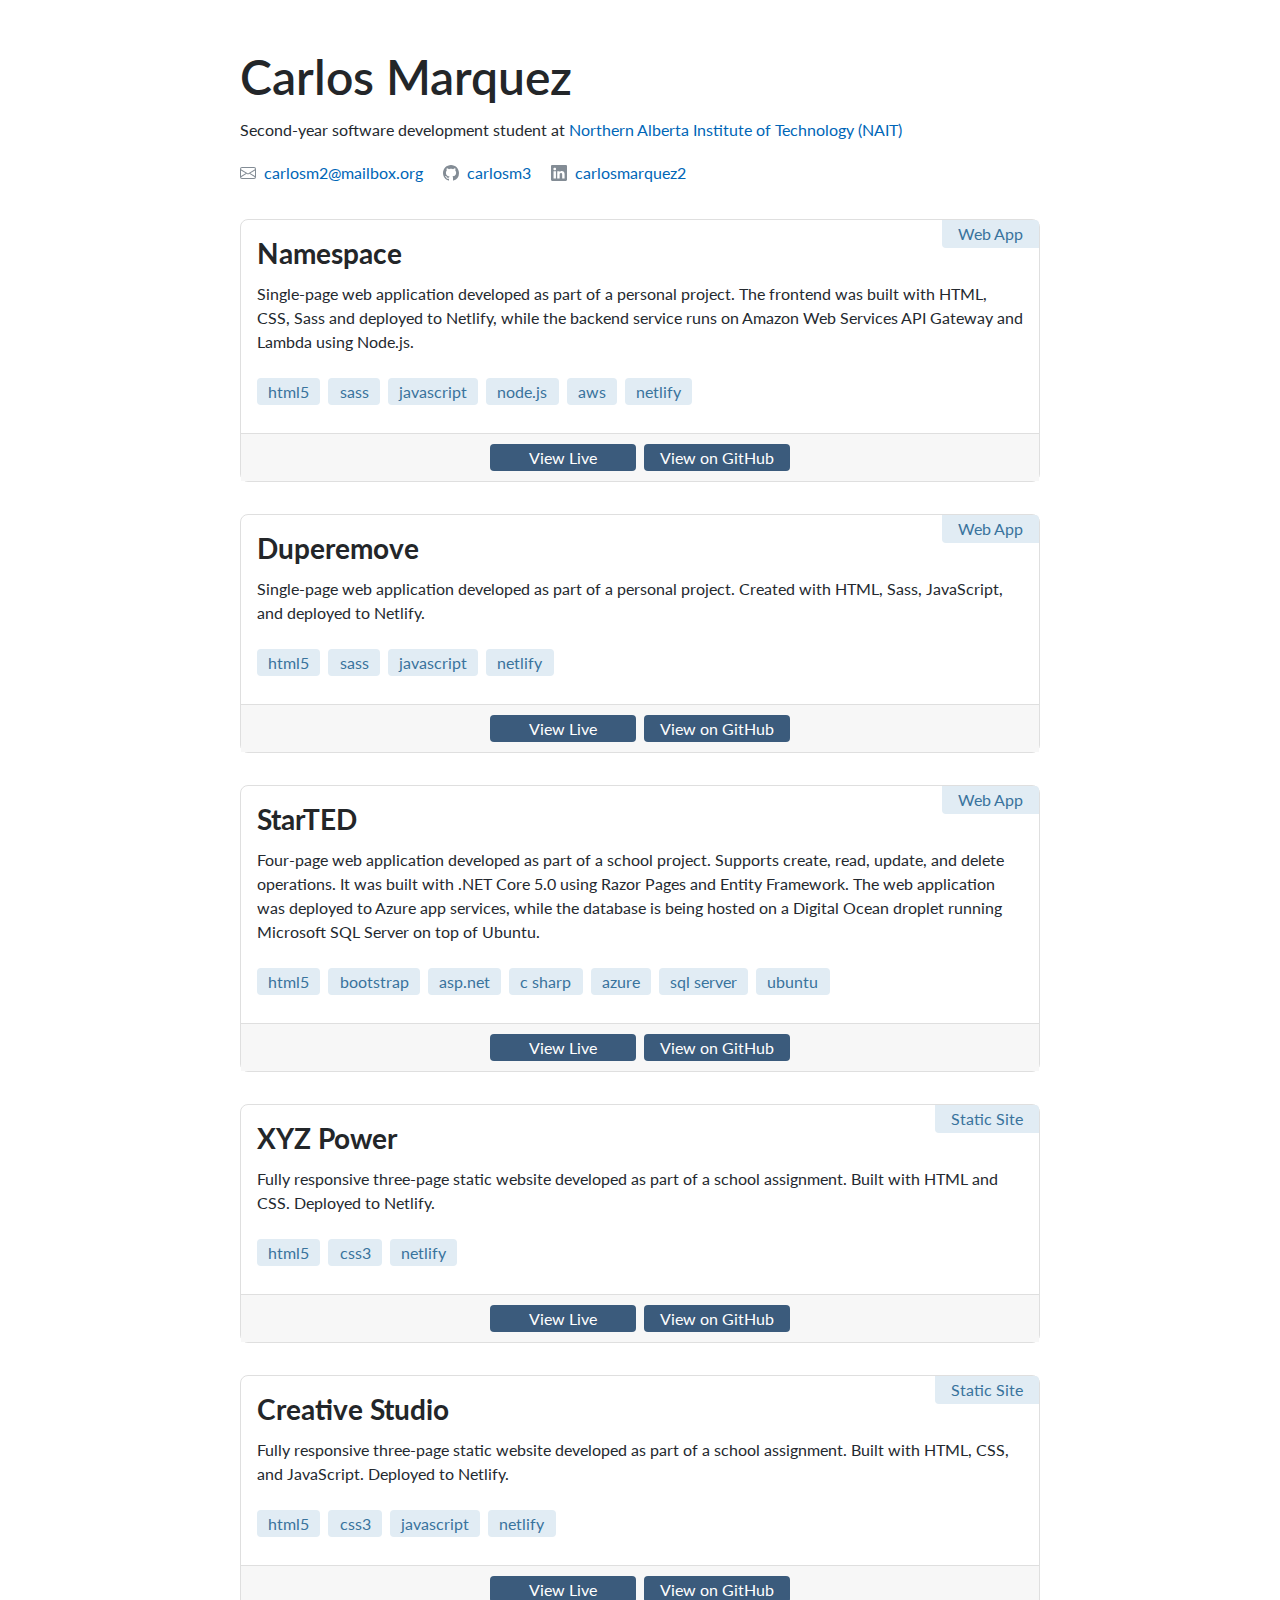
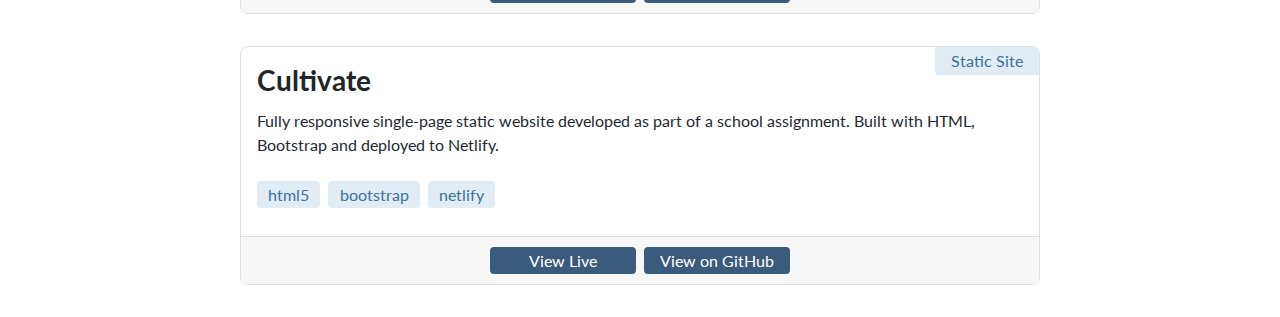
<file: src/index.html>
<!DOCTYPE html>
<html lang="en-CA">
    <head>
        <meta charset="UTF-8">
        <meta http-equiv="X-UA-Compatible" content="IE=edge">
        <meta name="viewport" content="width=device-width, initial-scale=1.0">
        <meta name="author" content="Carlos Marquez">
        <meta name="description" content="Personal portfolio website">
        <title>Carlos Marquez</title>
        <link rel="stylesheet" href="css/styles.css">
        <link rel="preconnect" href="https://fonts.googleapis.com">
        <link rel="preconnect" href="https://fonts.gstatic.com" crossorigin>
        <link href="https://fonts.googleapis.com/css2?family=Lato:wght@100;300;400;700;900&display=swap" rel="stylesheet">
    <body class="container">
        <header>
            <h3 class="sr-only">Theme Toggler</h3>
            <button id="theme-toggle">
                <svg xmlns="http://www.w3.org/2000/svg" width="16" height="16" fill="currentColor" class="bi bi-brightness-high" viewBox="0 0 16 16" id="light">
                    <path d="M8 11a3 3 0 1 1 0-6 3 3 0 0 1 0 6zm0 1a4 4 0 1 0 0-8 4 4 0 0 0 0 8zM8 0a.5.5 0 0 1 .5.5v2a.5.5 0 0 1-1 0v-2A.5.5 0 0 1 8 0zm0 13a.5.5 0 0 1 .5.5v2a.5.5 0 0 1-1 0v-2A.5.5 0 0 1 8 13zm8-5a.5.5 0 0 1-.5.5h-2a.5.5 0 0 1 0-1h2a.5.5 0 0 1 .5.5zM3 8a.5.5 0 0 1-.5.5h-2a.5.5 0 0 1 0-1h2A.5.5 0 0 1 3 8zm10.657-5.657a.5.5 0 0 1 0 .707l-1.414 1.415a.5.5 0 1 1-.707-.708l1.414-1.414a.5.5 0 0 1 .707 0zm-9.193 9.193a.5.5 0 0 1 0 .707L3.05 13.657a.5.5 0 0 1-.707-.707l1.414-1.414a.5.5 0 0 1 .707 0zm9.193 2.121a.5.5 0 0 1-.707 0l-1.414-1.414a.5.5 0 0 1 .707-.707l1.414 1.414a.5.5 0 0 1 0 .707zM4.464 4.465a.5.5 0 0 1-.707 0L2.343 3.05a.5.5 0 1 1 .707-.707l1.414 1.414a.5.5 0 0 1 0 .708z"/>
                </svg>
                <svg xmlns="http://www.w3.org/2000/svg" width="16" height="16" fill="currentColor" class="bi bi-moon" viewBox="0 0 16 16" id="dark">
                    <path d="M6 .278a.768.768 0 0 1 .08.858 7.208 7.208 0 0 0-.878 3.46c0 4.021 3.278 7.277 7.318 7.277.527 0 1.04-.055 1.533-.16a.787.787 0 0 1 .81.316.733.733 0 0 1-.031.893A8.349 8.349 0 0 1 8.344 16C3.734 16 0 12.286 0 7.71 0 4.266 2.114 1.312 5.124.06A.752.752 0 0 1 6 .278zM4.858 1.311A7.269 7.269 0 0 0 1.025 7.71c0 4.02 3.279 7.276 7.319 7.276a7.316 7.316 0 0 0 5.205-2.162c-.337.042-.68.063-1.029.063-4.61 0-8.343-3.714-8.343-8.29 0-1.167.242-2.278.681-3.286z"/>
                </svg>
            </button>
        </header>
        <main>
            <div id="info">
                <h1>Carlos Marquez</h1>
                <p>Second-year software development student at <a href="https://www.nait.ca/nait/about" target="_blank">Northern Alberta Institute of Technology (NAIT)</a></p>
                <ul id="contact">
                    <li>
                        <a href="mailto:carlosm2@mailbox.org">
                            <svg xmlns="http://www.w3.org/2000/svg" width="16" height="16" fill="currentColor" class="bi bi-envelope" viewBox="0 0 16 16">
                                <path d="M0 4a2 2 0 0 1 2-2h12a2 2 0 0 1 2 2v8a2 2 0 0 1-2 2H2a2 2 0 0 1-2-2V4Zm2-1a1 1 0 0 0-1 1v.217l7 4.2 7-4.2V4a1 1 0 0 0-1-1H2Zm13 2.383-4.708 2.825L15 11.105V5.383Zm-.034 6.876-5.64-3.471L8 9.583l-1.326-.795-5.64 3.47A1 1 0 0 0 2 13h12a1 1 0 0 0 .966-.741ZM1 11.105l4.708-2.897L1 5.383v5.722Z"/>
                            </svg>
                            <span>carlosm2@mailbox.org</span>
                        </a>
                    </li>
                    <li>
                        <a href="https://github.com/carlosm3" target="_blank">
                            <svg xmlns="http://www.w3.org/2000/svg" width="16" height="16" fill="currentColor" class="bi bi-github" viewBox="0 0 16 16">
                                <path d="M8 0C3.58 0 0 3.58 0 8c0 3.54 2.29 6.53 5.47 7.59.4.07.55-.17.55-.38 0-.19-.01-.82-.01-1.49-2.01.37-2.53-.49-2.69-.94-.09-.23-.48-.94-.82-1.13-.28-.15-.68-.52-.01-.53.63-.01 1.08.58 1.23.82.72 1.21 1.87.87 2.33.66.07-.52.28-.87.51-1.07-1.78-.2-3.64-.89-3.64-3.95 0-.87.31-1.59.82-2.15-.08-.2-.36-1.02.08-2.12 0 0 .67-.21 2.2.82.64-.18 1.32-.27 2-.27.68 0 1.36.09 2 .27 1.53-1.04 2.2-.82 2.2-.82.44 1.1.16 1.92.08 2.12.51.56.82 1.27.82 2.15 0 3.07-1.87 3.75-3.65 3.95.29.25.54.73.54 1.48 0 1.07-.01 1.93-.01 2.2 0 .21.15.46.55.38A8.012 8.012 0 0 0 16 8c0-4.42-3.58-8-8-8z"/>
                            </svg>
                            <span>carlosm3</span>
                        </a>
                    </li>
                    <li>
                        <a href="https://www.linkedin.com/in/carlosmarquez2/" target="_blank">
                            <svg xmlns="http://www.w3.org/2000/svg" width="16" height="16" fill="currentColor" class="bi bi-linkedin" viewBox="0 0 16 16">
                                <path d="M0 1.146C0 .513.526 0 1.175 0h13.65C15.474 0 16 .513 16 1.146v13.708c0 .633-.526 1.146-1.175 1.146H1.175C.526 16 0 15.487 0 14.854V1.146zm4.943 12.248V6.169H2.542v7.225h2.401zm-1.2-8.212c.837 0 1.358-.554 1.358-1.248-.015-.709-.52-1.248-1.342-1.248-.822 0-1.359.54-1.359 1.248 0 .694.521 1.248 1.327 1.248h.016zm4.908 8.212V9.359c0-.216.016-.432.08-.586.173-.431.568-.878 1.232-.878.869 0 1.216.662 1.216 1.634v3.865h2.401V9.25c0-2.22-1.184-3.252-2.764-3.252-1.274 0-1.845.7-2.165 1.193v.025h-.016a5.54 5.54 0 0 1 .016-.025V6.169h-2.4c.03.678 0 7.225 0 7.225h2.4z"/>
                            </svg>
                            <span>carlosmarquez2</span>
                        </a>
                    </li>
                </ul>
            </div>
            <div id="projects">
                <div class="project">
                    <span class="proj-tag">Web App</span>
                    <div class="details">
                        <div class="overview">
                            <h2>Namespace</h2>
                            <p>Single-page web application developed as part of a personal project. The frontend was built with HTML, CSS, Sass and deployed to Netlify, while the backend service runs on Amazon Web Services API Gateway and Lambda using Node.js.</p>
                        </div>
                        <div class="tags">
                            <div>
                                <span class="tag html5">html5</span>
                                <span class="tag sass">sass</span>
                                <span class="tag javascript">javascript</span>
                                <span class="tag nodejs">node.js</span>
                                <span class="tag aws">aws</span>
                                <span class="tag netlify">netlify</span>
                            </div>
                        </div>
                    </div>
                    <div class="view-git-btn">
                        <div>
                            <a href="https://quizzical-kilby-3d41d2.netlify.app/" target="_blank">View Live</a>
                            <a href="https://github.com/carlosm3/duperemove" target="_blank">View on GitHub</a>
                        </div>
                    </div>
                </div>
                <div class="project">
                    <span class="proj-tag">Web App</span>
                    <div class="details">
                        <div class="overview">
                            <h2>Duperemove</h2>
                            <p>Single-page web application developed as part of a personal project. Created with HTML, Sass, JavaScript, and deployed to Netlify.</p>
                        </div>
                        <div class="tags">
                            <div>
                                <span class="tag html5">html5</span>
                                <span class="tag sass">sass</span>
                                <span class="tag javascript">javascript</span>
                                <span class="tag netlify">netlify</span>
                            </div>
                        </div>
                    </div>
                    <div class="view-git-btn">
                        <div>
                            <a href="https://duperemove.com" target="_blank">View Live</a>
                            <a href="https://github.com/carlosm3/duperemove" target="_blank">View on GitHub</a>
                        </div>
                    </div>
                </div>
                <div class="project">
                    <span class="proj-tag">Web App</span>
                    <div class="details">
                        <div class="overview">
                            <h2>StarTED</h2>
                            <p>Four-page web application developed as part of a school project. Supports create, read, update, and delete operations. It was built with .NET Core 5.0 using Razor Pages and Entity Framework. The web application was deployed to Azure app services, while the database is being hosted on a Digital Ocean droplet running Microsoft SQL Server on top of Ubuntu.</p>
                        </div>
                        <div class="tags">
                            <div>
                                <span class="tag html5">html5</span>
                                <span class="tag bootstrap">bootstrap</span>
                                <span class="tag aspnet">asp.net</span>
                                <span class="tag csharp">c sharp</span>
                                <span class="tag azure">azure</span>
                                <span class="tag sqlserver">sql server</span>
                                <span class="tag ubuntu">ubuntu</span>
                            </div>
                        </div>
                    </div>
                    <div class="view-git-btn">
                        <div>
                            <a href="https://started.azurewebsites.net" target="_blank">View Live</a>
                            <a href="https://github.com/carlosm3/webapp" target="_blank">View on GitHub</a>
                        </div>
                    </div>
                </div>
                <div class="project">
                    <span class="proj-tag">Static Site</span>
                    <div class="details">
                        <div class="overview">
                            <h2>XYZ Power</h2>
                            <p>Fully responsive three-page static website developed as part of a school assignment. Built with HTML and CSS. Deployed to Netlify.</p>
                        </div>
                        <div class="tags">
                            <div>
                                <span class="tag html5">html5</span>
                                <span class="tag css3">css3</span>
                                <span class="tag netlify">netlify</span>
                            </div>
                        </div>
                    </div>
                    <div class="view-git-btn">
                        <div>
                            <a href="https://vigorous-wright-cb68e9.netlify.app" target="_blank">View Live</a>
                            <a href="https://github.com/carlosm3/static-sites/tree/main/xyz-power" target="_blank">View on GitHub</a>
                        </div>
                    </div>
                </div>
                <div class="project">
                    <span class="proj-tag">Static Site</span>
                    <div class="details">
                        <div class="overview">
                            <h2>Creative Studio</h2>
                            <p>Fully responsive three-page static website developed as part of a school assignment. Built with HTML, CSS, and JavaScript. Deployed to Netlify.</p>
                        </div>
                        <div class="tags">
                            <div>
                                <span class="tag html5">html5</span>
                                <span class="tag css3">css3</span>
                                <span class="tag javascript">javascript</span>
                                <span class="tag netlify">netlify</span>
                            </div>
                        </div>
                    </div>
                    <div class="view-git-btn">
                        <div>
                            <a href="https://inspiring-meninsky-0b6f53.netlify.app" target="_blank">View Live</a>
                            <a href="https://github.com/carlosm3/static-sites/tree/main/creative-studio" target="_blank">View on GitHub</a>
                        </div>
                    </div>
                </div>
                <div class="project">
                    <span class="proj-tag">Static Site</span>
                    <div class="details">
                        <div class="overview">
                            <h2>Cultivate</h2>
                            <p>Fully responsive single-page static website developed as part of a school assignment. Built with HTML, Bootstrap and deployed to Netlify.</p>
                        </div>
                        <div class="tags">
                            <div>
                                <span class="tag html5">html5</span>
                                <span class="tag bootstrap">bootstrap</span>
                                <span class="tag netlify">netlify</span>
                            </div>
                        </div>
                    </div>
                    <div class="view-git-btn">
                        <div>
                            <a href="https://kind-dijkstra-b5ced7.netlify.app" target="_blank">View Live</a>
                            <a href="https://github.com/carlosm3/static-sites/tree/main/cultivate" target="_blank">View on GitHub</a>
                        </div>
                    </div>
                </div>
            </div>
        </main>
        <footer id="footer">
            <div id="author">
                <p>&copy; Copyright 2022 <a href="https://github.com/carlosm3" target="_blank" rel="noreferrer">Carlos Marquez</a></p>
            </div>
        </footer>
        <script src="js/filter.js"></script>
        <script src="js/theme.js"></script>
    </body>
</html>
</file>
<file: src/css/styles.css>
html, body, p, ol, ul, li, dl, dt, dd, blockquote, figure, fieldset, legend, textarea, pre, iframe, hr, h1, h2, h3, h4, h5, h6 {
  margin: 0;
  padding: 0;
}

h1, h2, h3, h4, h5, h6 {
  font-size: 100%;
  font-weight: normal;
}

ul {
  list-style: none;
}

button, input, select {
  margin: 0;
}

html {
  -webkit-box-sizing: border-box;
          box-sizing: border-box;
}

*, *::before, *::after {
  -webkit-box-sizing: inherit;
          box-sizing: inherit;
}

img, video {
  height: auto;
  max-width: 100%;
}

iframe {
  border: 0;
}

table {
  border-collapse: collapse;
  border-spacing: 0;
}

td, th {
  padding: 0;
}

.theme-light {
  --background: #ffffff;
  --border: #d6d9dc;
  --border: #DFDFDF;
  --font: #232629;
  --button: #3b4045;
  --tag: #e1ecf4;
  --primary: #24292f;
  --secondary: #d0d7de;
  --tertiary: #0969da;
}

h1 {
  color: var(--font);
}

a {
  text-decoration: none;
  color: #39739d;
}

.hl-blue, .hl-yellow {
  display: inline-block;
  padding: 0.125rem 0.5rem 0;
  border-radius: 2px;
}

.container {
  max-width: 832px;
  margin: 0 auto;
  padding: 0 1rem;
}

.container > header {
  display: -webkit-box;
  display: -ms-flexbox;
  display: flex;
  -webkit-box-pack: end;
      -ms-flex-pack: end;
          justify-content: flex-end;
}

p {
  color: var(--primary);
}

.hl-blue {
  background-color: #c1e4ff;
}

.hl-yellow {
  background-color: #fffcdb;
}

header {
  margin-top: 1rem;
}

#theme-toggle {
  background-color: transparent;
  border: none;
  display: none;
}

#theme-toggle:hover {
  cursor: pointer;
}

#light {
  display: none;
}

#info {
  margin: 2rem 0 2rem 0;
}

#info a {
  color: #0066b7;
}

#info p {
  margin: 0.75rem 0 1rem 0;
  line-height: 1.6;
}

#info h1 {
  font-size: 3rem;
  font-weight: 600;
}

#info ul#contact {
  display: -webkit-box;
  display: -ms-flexbox;
  display: flex;
  -ms-flex-wrap: wrap;
      flex-wrap: wrap;
  -webkit-box-pack: left;
      -ms-flex-pack: left;
          justify-content: left;
}

#info ul#contact li a {
  line-height: 1.75;
  margin-right: 1.25rem;
  display: -webkit-box;
  display: -ms-flexbox;
  display: flex;
  -webkit-box-align: center;
      -ms-flex-align: center;
          align-items: center;
}

#info ul#contact li a span {
  margin-left: 0.5rem;
}

body {
  background-color: var(--background);
  font-family: "Lato", sans-serif;
}

svg {
  color: var(--primary);
  color: #838c95;
}

#projects {
  display: -webkit-box;
  display: -ms-flexbox;
  display: flex;
  -ms-flex-wrap: wrap;
      flex-wrap: wrap;
  -webkit-box-pack: justify;
      -ms-flex-pack: justify;
          justify-content: space-between;
}

.details {
  padding: 1rem;
}

.project {
  position: relative;
  width: 100%;
  margin-bottom: 2rem;
  border-radius: 8px;
  border: 1px solid var(--border);
}

.project .overview p {
  line-height: 1.5;
}

.project .overview h2 {
  margin-bottom: 0.75rem;
  font-size: 1.75rem;
  font-weight: 700;
  color: var(--tertiary);
  color: var(--font);
}

.project .tags {
  padding-top: 1rem;
}

.project .tags div {
  display: -webkit-box;
  display: -ms-flexbox;
  display: flex;
  -ms-flex-wrap: wrap;
      flex-wrap: wrap;
}

.project .tags .tag {
  border-radius: 4px;
  display: -webkit-box;
  display: -ms-flexbox;
  display: flex;
  -webkit-box-align: center;
      -ms-flex-align: center;
          align-items: center;
  padding: 0.25rem 0.7rem;
  margin: 0.5rem 0.5rem 0 0;
  background-color: var(--tag);
  color: #39739d;
  -webkit-user-select: none;
     -moz-user-select: none;
      -ms-user-select: none;
          user-select: none;
  /*#region HOVER STATES*/
  /*#endregion */
}

.project .tags .tag.html5:hover {
  background-color: #c73f1a;
  color: #fff;
}

.project .tags .tag.sass:hover {
  background-color: #c14482;
  color: #fff;
}

.project .tags .tag.javascript:hover {
  background-color: #e3ca08;
  color: #575757;
}

.project .tags .tag.nodejs:hover {
  background-color: #2b822b;
  color: #fff;
}

.project .tags .tag.aws:hover {
  background-color: #1e2835;
  color: #fff;
}

.project .tags .tag.netlify:hover {
  background-color: #00a99c;
  color: #fff;
}

.project .tags .tag.bootstrap:hover {
  background-color: #66449a;
  color: #fff;
}

.project .tags .tag.aspnet:hover {
  background-color: #4525b4;
  color: #fff;
}

.project .tags .tag.csharp:hover {
  background-color: #1e7b1b;
  color: #fff;
}

.project .tags .tag.azure:hover {
  background-color: #0066b7;
  color: #fff;
}

.project .tags .tag.sqlserver:hover {
  background-color: #cc2927;
  color: #fff;
}

.project .tags .tag.ubuntu:hover {
  background-color: #cd4414;
  color: #fff;
}

.project .tags .tag.css3:hover {
  background-color: #12619b;
  color: #fff;
}

.project .tags .tag.python:hover {
  background-color: #2f6491;
  color: #fff;
}

.project .tags .tag.debian:hover {
  background-color: #8f192b;
  color: #fff;
}

.project .tags .tag:last-child {
  margin-right: 0;
}

.project .tags .tag:hover {
  -webkit-transition: 0.25s;
  transition: 0.25s;
  cursor: pointer;
}

.proj-tag {
  position: absolute;
  right: 0;
  top: 0;
  background-color: var(--tag);
  color: #39739d;
  -webkit-user-select: none;
     -moz-user-select: none;
      -ms-user-select: none;
          user-select: none;
  padding: 0.3rem 1rem;
  border-radius: 0 4px;
}

.view-git-btn {
  display: -webkit-box;
  display: -ms-flexbox;
  display: flex;
  -webkit-box-pack: center;
      -ms-flex-pack: center;
          justify-content: center;
  background-color: #F7F7F7;
  margin-top: 0.75rem;
  border-top: 1px solid #DFDFDF;
  height: 3rem;
  padding: 0 1rem;
}

.view-git-btn > div {
  display: -webkit-box;
  display: -ms-flexbox;
  display: flex;
  -webkit-box-align: center;
      -ms-flex-align: center;
          align-items: center;
  min-width: 300px;
  width: 100%;
  width: calc(280px + 1rem);
  -webkit-box-pack: justify;
      -ms-flex-pack: justify;
          justify-content: space-between;
}

.view-git-btn a {
  padding: 0.25rem 0.8rem;
  width: 60%;
  display: inline-block;
  text-align: center;
  background-color: #3b5b7c;
  color: #fff;
  border-radius: 0.25rem;
}

.view-git-btn a:last-of-type {
  margin-left: 0.5rem;
}

.sr-only {
  clip: rect(0 0 0 0);
  -webkit-clip-path: inset(50%);
          clip-path: inset(50%);
  height: 0.75px;
  overflow: hidden;
  position: absolute;
  white-space: nowrap;
  width: 1px;
}

.container > footer {
  padding-top: 18px;
  text-align: center;
}

.content {
  display: none;
}

footer {
  margin-bottom: 2rem;
  display: none;
}

#author {
  color: #7a7a7a;
  text-align: center;
  font-size: 0.9rem;
}

#author a {
  text-decoration: none;
  color: #4ba4ec;
  padding-bottom: 1.5rem;
}

.hidden {
  display: none;
}

/*#region ACTIVE STATES*/
.html5-a {
  background-color: #c73f1a !important;
  color: #fff !important;
}

.sass-a {
  background-color: #c14482 !important;
  color: #fff !important;
}

.javascript-a {
  background-color: #f7df1e !important;
  color: #323330 !important;
}

.nodejs-a {
  background-color: #2b822b !important;
  color: #fff !important;
}

.aws-a {
  background-color: #1e2835 !important;
  color: #fff !important;
}

.netlify-a {
  background-color: #00a99c !important;
  color: #fff !important;
}

.bootstrap-a {
  background-color: #66449a !important;
  color: #fff !important;
}

.aspnet-a {
  background-color: #4525b4 !important;
  color: #fff !important;
}

.csharp-a {
  background-color: #1e7b1b !important;
  color: #fff !important;
}

.azure-a {
  background-color: #0066b7 !important;
  color: #fff !important;
}

.sqlserver-a {
  background-color: #cc2927 !important;
  color: #fff !important;
}

.ubuntu-a {
  background-color: #cd4414 !important;
  color: #fff !important;
}

.css3-a {
  background-color: #12619b !important;
  color: #fff !important;
}

.python-a {
  background-color: #2f6491 !important;
  color: #fff !important;
}

.debian-a {
  background-color: #8f192b !important;
  color: #fff !important;
}

/*#endregion */
/*# sourceMappingURL=styles.css.map */
</file>
